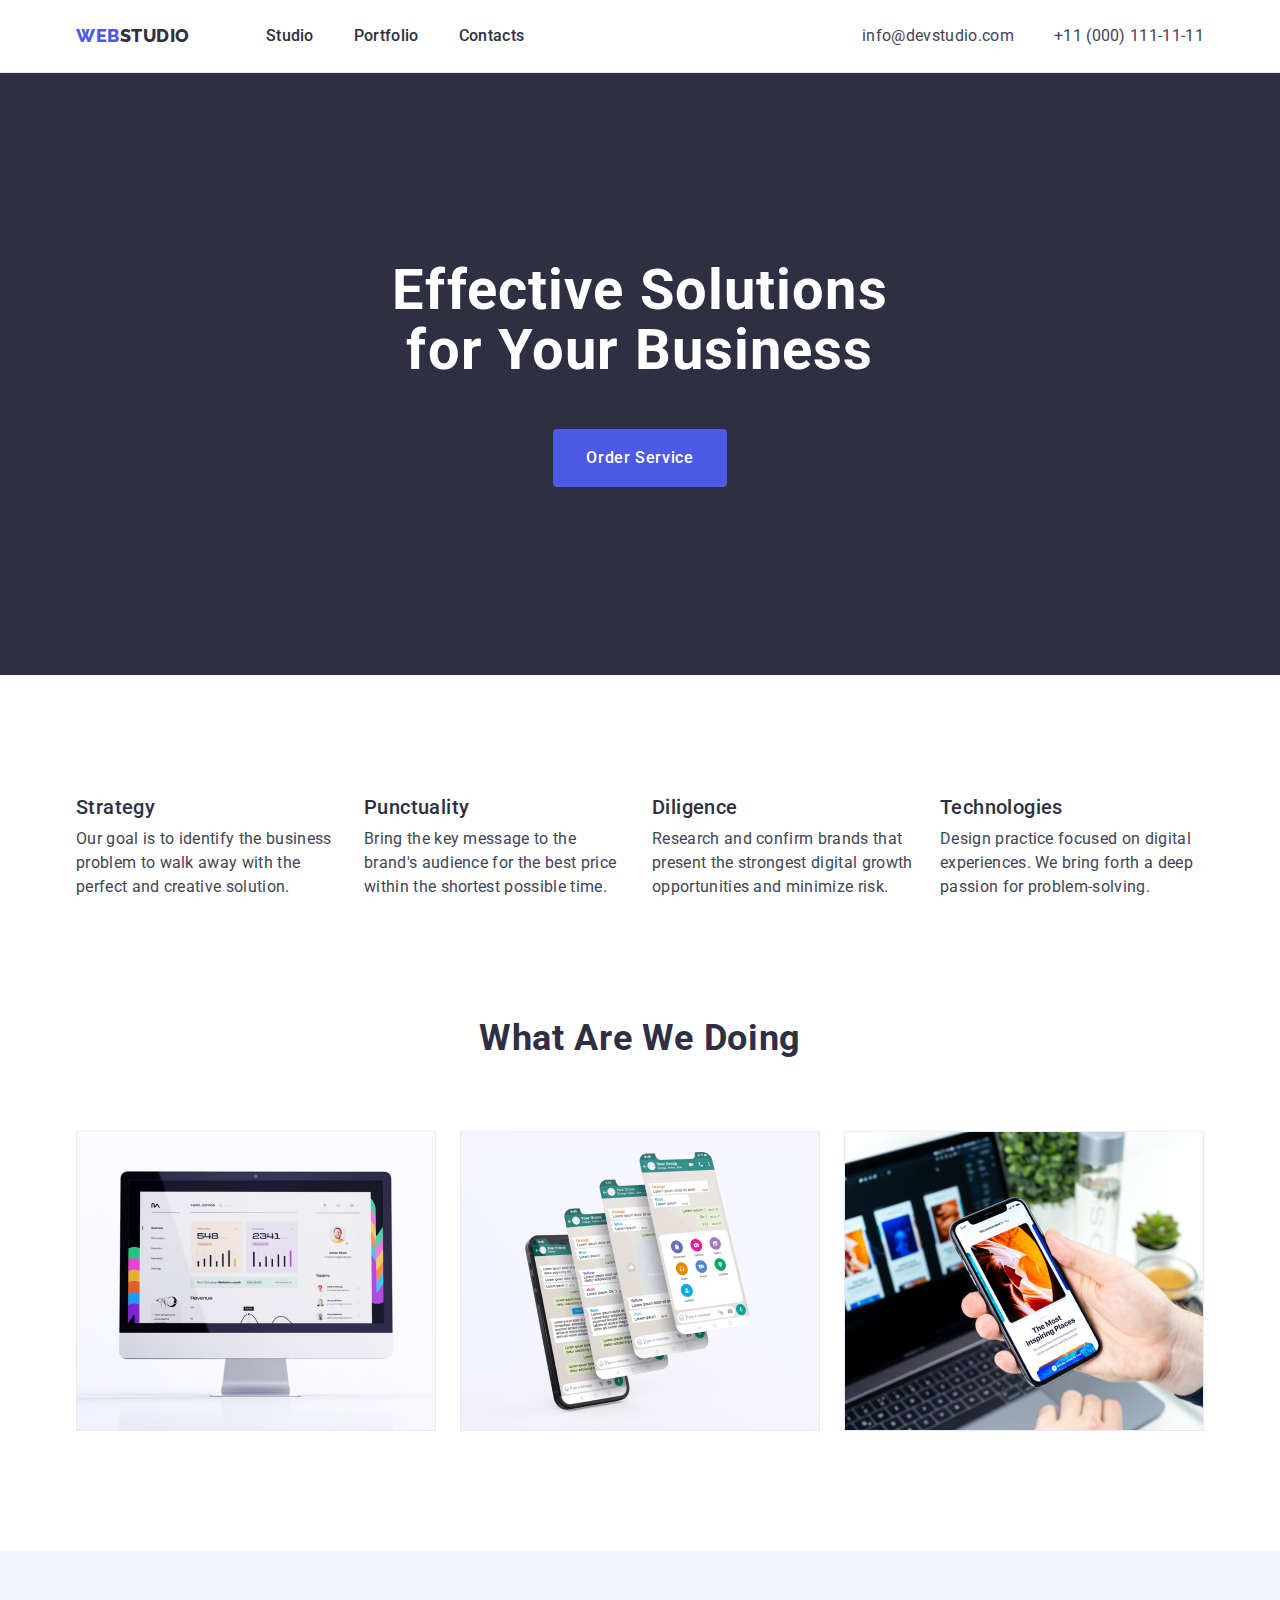
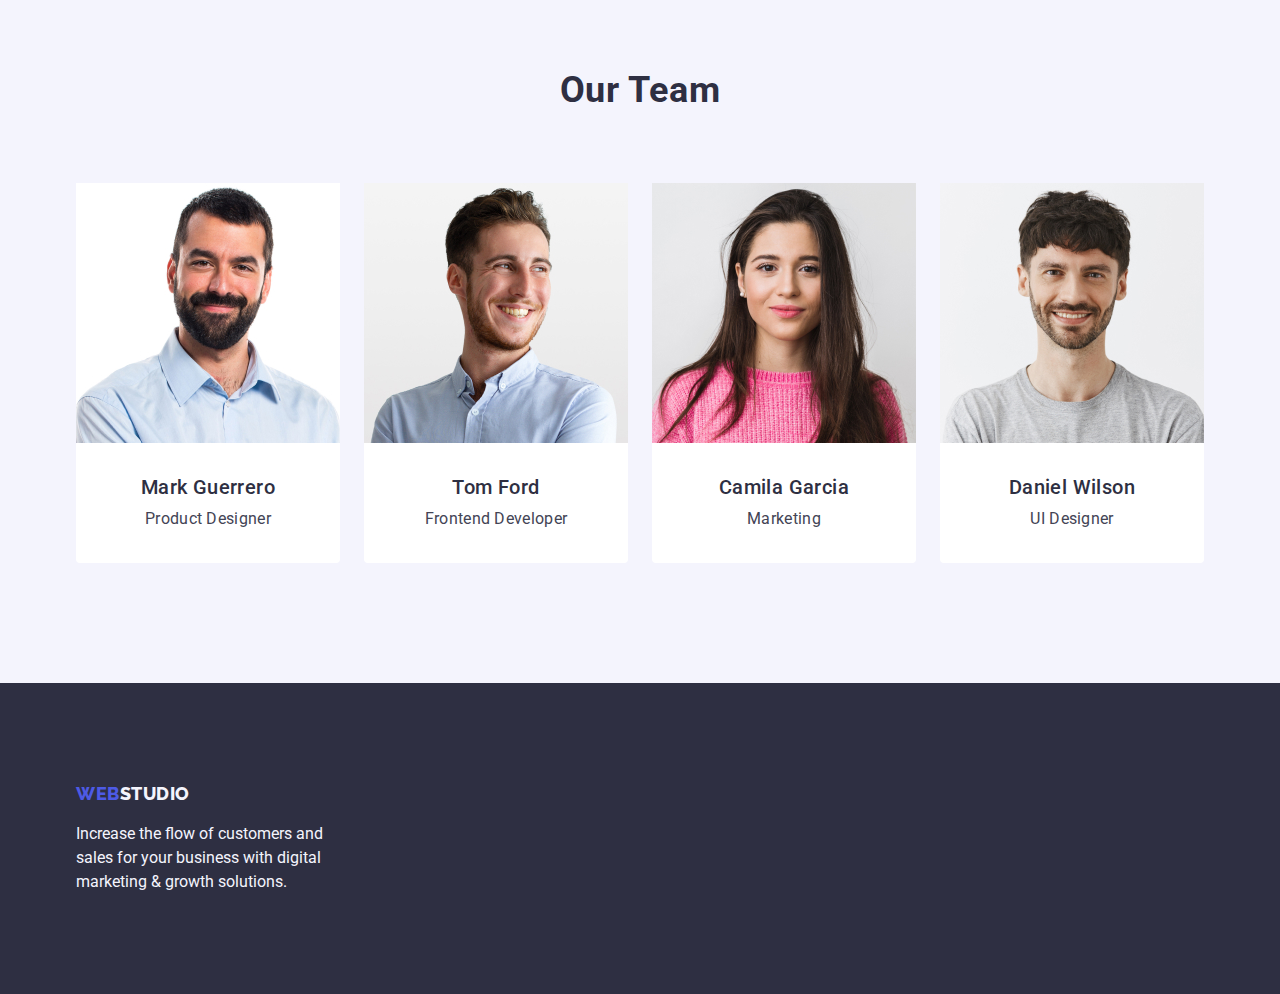
<file: index.html>
<!DOCTYPE html>
<html lang="en">

<head>
  <meta charset="UTF-8" />
  <meta http-equiv="X-UA-Compatible" content="IE=edge" />
  <meta name="viewport" content="width=device-width, initial-scale=1.0" />
  <title>Document</title>
  <link rel="preconnect" href="https://fonts.googleapis.com">
  <link rel="preconnect" href="https://fonts.gstatic.com" crossorigin>
  <link href="https://fonts.googleapis.com/css2?family=Raleway:wght@800&family=Roboto:wght@400;500;700;900&display=swap"
    rel="stylesheet">
  <link rel="stylesheet" href="https://cdnjs.cloudflare.com/ajax/libs/modern-normalize/1.1.0/modern-normalize.min.css">
  <link rel="stylesheet" href="./css/styles.css">
</head>

<body>
  <header class="page-header">
    <div class="container header-nav">
      <nav class="header-nav">
        <a href="./index.html" class="logo link">
          Web<span class="text-logo-header">Studio</span>
        </a>
        <ul class="site-nav list">
          <li class="item"><a href="./index.html" class="link">Studio</a></li>
          <li class="item"><a href="./portfolio.html" class="link">Portfolio</a></li>
          <li class="item"><a href="" class="link">Contacts</a></li>
        </ul>
      </nav>
      <address class="navigation-nav header-nav">
        <ul class="list navigation-nav ">
          <li class="item">
            <a href="mailto:info@devstudio.com" class="link">info@devstudio.com</a>
          </li>
          <li class="item">
            <a class="link" href="tel:+110001111111">+11 (000) 111-11-11</a>
          </li>
        </ul>
      </address>
    </div>
  </header>
  <main>
    <section class=" hero background-hero-title">
      <div class="container">
        <h1 class="hero-title">Effective Solutions for Your Business</h1>
        <button type="button" class="hero-button"> Order Service</button>
      </div>
    </section>
    <section class="section-subtitles">
    <div class="container">
        <h2 class="visually-hidden">Subtitles</h2>
        <ul class="text-paragraph list">
          <li class="item">
            <h3 class="subtitles">Strategy</h3>
            <p>
              Our goal is to identify the business problem to walk away with the
              perfect and creative solution.
            </p>
          </li>
          <li class="item">
            <h3 class="subtitles">Punctuality</h3>
            <p>
              Bring the key message to the brand's audience for the best price
              within the shortest possible time.
            </p>
          </li>
          <li class="item">
            <h3 class="subtitles">Diligence</h3>
            <p>
              Research and confirm brands that present the strongest digital
              growth opportunities and minimize risk.
            </p>
          </li>
          <li class="item">
            <h3 class="subtitles">Technologies</h3>
            <p class="text-paragraph">
              Design practice focused on digital experiences. We bring forth a
              deep passion for problem-solving.
            </p>
          </li>
        </ul>
    </div>
    </section>
    <section class="work-section">
      <div class="container">
        <h2 class="work-title">What are we doing</h2>
        <ul class="card-box-picture list">
          <li class="card-picture">
            <img src="./images/index/img1.jpg" alt="computer monitor" width="360" height="300" />
          </li>
          <li class="card-picture">
            <img src="./images/index/img2.jpg" alt="phone" width="360" height="300" />
          </li>
          <li class="card-picture">
            <img src="./images/index/img3.jpg" alt="interaction of the phone with the computer" width="360"
              height="300" />
          </li>
        </ul>
      </div>
    </section>
    <section class="time-section">
      <div class="container">
        <h2 class="time-title">Our Team</h2>
        <ul class=" card-box-photo list">
          <li class=" card-photo">
            <img src="./images/index/img4.jpg" alt="Mark Guerrero" width="264" height="260" />
            <div class="card-text-photo">
              <h3 class="subtitles">Mark Guerrero</h3>
              <p class="text-paragraph-photo">Product Designer</p>
            </div>
          </li>
          <li class=" card-photo ">
            <img src="./images/index/img5.jpg" alt="Tom Ford" width="264" height="260" />
            <div class="card-text-photo">
              <h3 class="subtitles">Tom Ford</h3>
              <p class="text-paragraph-photo">Frontend Developer</p>
            </div>
          </li>
          <li class=" card-photo">
            <img src="./images/index/img6.jpg" alt="Camila Garcia" width="264" height="260" />
            <div class="card-text-photo">
              <h3 class="subtitles">Camila Garcia</h3>
              <p class="text-paragraph-photo">Marketing</p>
            </div>
          </li>
          <li class=" card-photo">
            <img src="./images/index/img7.jpg" alt="Daniel Wilson" width="264" height="260" />
            <div class="card-text-photo">
              <h3 class="subtitles">Daniel Wilson</h3>
              <p class="text-paragraph-photo ">UI Designer</p>
            </div>
          </li>
        </ul>
      </div>
    </section>
  </main>
  <footer class="background-footer">
    <div class="container">
        <a href="./index.html" class="logo-footer link">
          Web<span class="text-logo-footer">Studio</span>
        </a>
        <p class="text-footer">
          Increase the flow of customers and
          sales for your business with digital
          marketing & growth solutions.
        </p>
    </div>
  </footer>
</body>
</html>
</file>
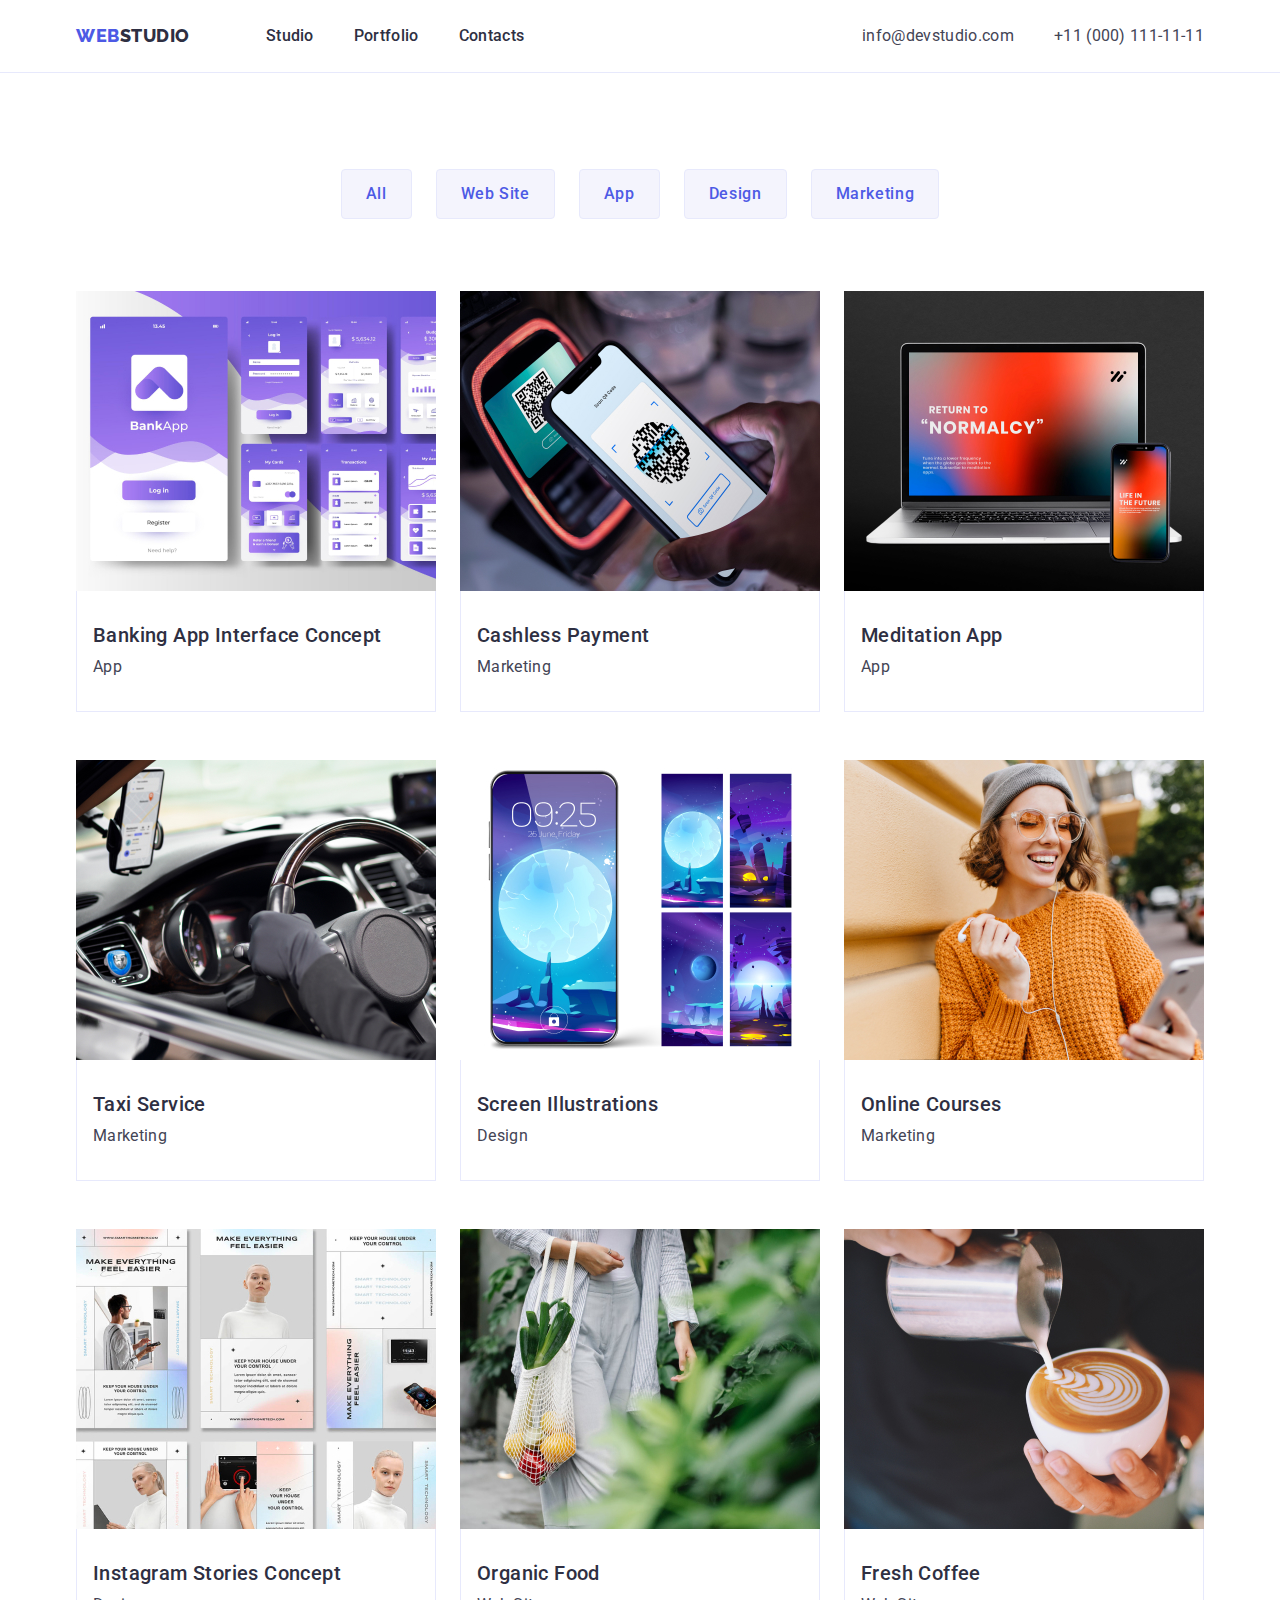
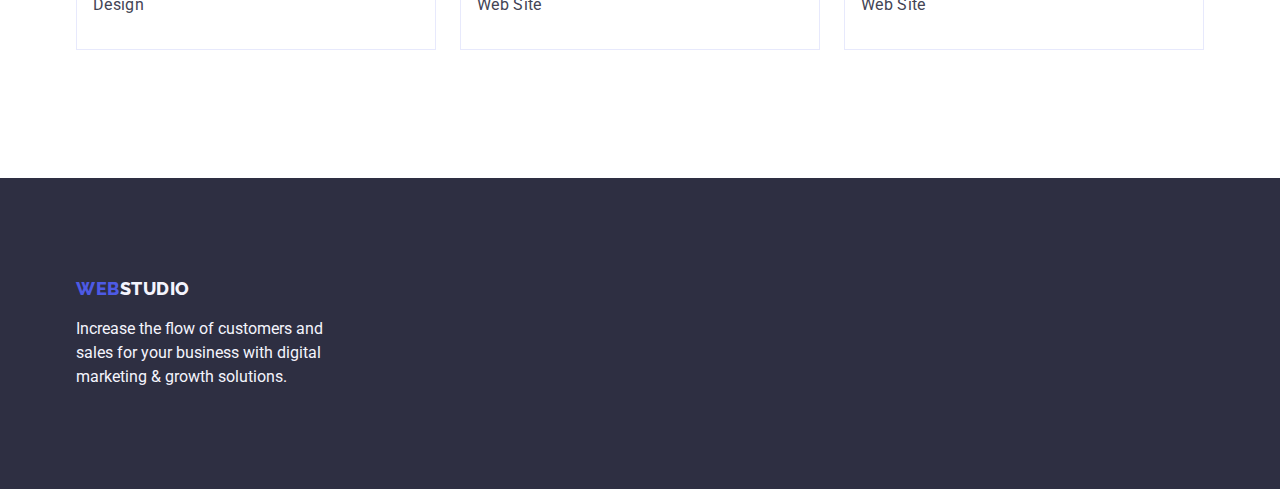
<file: portfolio.html>
<!DOCTYPE html>
<html lang="en">

<head>
  <meta charset="UTF-8" />
  <meta http-equiv="X-UA-Compatible" content="IE=edge" />
  <meta name="viewport" content="width=device-width, initial-scale=1.0" />
  <title>Document</title>
  <link rel="preconnect" href="https://fonts.googleapis.com" />
  <link rel="preconnect" href="https://fonts.gstatic.com" crossorigin />
  <link href="https://fonts.googleapis.com/css2?family=Raleway:wght@800&family=Roboto:wght@400;500;700;900&display=swap"
    rel="stylesheet" />
  <link rel="stylesheet"
    href="https://cdnjs.cloudflare.com/ajax/libs/modern-normalize/1.1.0/modern-normalize.min.css" />
  <link rel="stylesheet" href="./css/styles.css" />
</head>

<body>
  <header class="page-header">
    <div class="container header-nav">
      <nav class="header-nav">
        <a href="./index.html" class="logo link">
          Web<span class="text-logo-header">Studio</span>
        </a>
        <ul class="site-nav list">
          <li class="item"><a href="./index.html" class="link">Studio</a></li>
          <li class="item"><a href="./portfolio.html" class="link">Portfolio</a></li>
          <li class="item"><a href="" class="link">Contacts</a></li>
        </ul>
      </nav>
      <address class="navigation-nav header-nav">
        <ul class="list navigation-nav ">
          <li class="item">
            <a href="mailto:info@devstudio.com" class="link">info@devstudio.com</a>
          </li>
          <li class="item">
            <a class="link" href="tel:+110001111111">+11 (000) 111-11-11</a>
          </li>
        </ul>
      </address>
    </div>
  </header>
  <main class="subtitles">
    <section class="section-portfolio">
      <div class="container">
        <h1 class="visually-hidden">Portfolio</h1>
        <ul class="box list">
          <li class="item">
            <button type="button" class="button">All</button>
          </li>
          <li class="item">
            <button type="button" class="button">Web Site</button>
          </li>
          <li class="item">
            <button type="button" class="button">App</button>
          </li>
          <li class="item">
            <button type="button" class="button">Design</button>
          </li>
          <li class="item">
            <button type="button" class="button">Marketing</button>
          </li>
        </ul>
        <ul class=" card-box  list">
          <li class="card">
            <a href="" class="link">
              <img src="./images/portfolio/img1.jpg" alt="Interface Concept" width="360" height="300" />
              <div class="card-text">
                <h2 class="title">Banking App Interface Concept</h2>
                <p class="text-paragraph">App</p>
              </div>
            </a>
          </li>
          <li class="card">
            <a href="" class="link">
              <img src="./images/portfolio/img2.jpg" alt="Payment" width="360" height="300" />
              <div class="card-text">
                <h2 class="title">Cashless Payment</h2>
                <p class="text-paragraph">Marketing</p>
              </div>
            </a>
          </li>
          <li class="card">
            <a href="" class="link">
              <img src="./images/portfolio/img3.jpg" alt="Meditation App" width="360" height="300" />
              <div class="card-text">
                <h2 class="title">Meditation App</h2>
                <p class="text-paragraph">App</p>
              </div>
            </a>
          </li>

          <li class="card">
            <a href="" class="link">
              <img class="link" src="./images/portfolio/img4.jpg" alt="Taxi Service" width="360" height="300" />
              <div class="card-text">
                <h2 class="title">Taxi Service</h2>
                <p class="text-paragraph">Marketing</p>
              </div>
            </a>
          </li>
          <li class="card">
            <a href="" class="link">
              <img class="link" src="./images/portfolio/img5.jpg" alt="Screen Illustrations" width="360" height="300" />
              <div class="card-text">
                <h2 class="title">Screen Illustrations</h2>
                <p class="text-paragraph">Design</p>
              </div>
            </a>
          </li>

          <li class="card">
            <a href="" class="link">
              <img class="link" src="./images/portfolio/img6.jpg" alt="Online Courses" width="360" height="300" />
              <div class="card-text">
                <h2 class="title">Online Courses</h2>
                <p class="text-paragraph">Marketing</p>
              </div>
            </a>
          </li>
          <li class="card">
            <a href="" class="link">
              <img class="link" src="./images/portfolio/img7.jpg" alt="Instagram Stories" width="360" height="300" />
              <div class="card-text">
                <h2 class="title">Instagram Stories Concept</h2>
                <p class="text-paragraph">Design</p>
              </div>
            </a>
          </li>
          <li class="card">
            <a href="" class="link">
              <img class="link" src="./images/portfolio/img8.jpg" alt="Organic Food" width="360" height="300" />
              <div class="card-text">
                <h2 class="title">Organic Food</h2>
                <p class="text-paragraph">Web Site</p>
              </div>
            </a>
          </li>
          <li class="card">
            <a href="" class="link">
              <img class="link" src="./images/portfolio/img9.jpg" alt="Coffee" width="360" height="300" />
              <div class="card-text">
                <h2 class="title">Fresh Coffee</h2>
                <p class="text-paragraph">Web Site</p>
              </div>
            </a>
          </li>
        </ul>
      </div>
    </section>
  </main>
  <footer class="background-footer">
    <div class="container">
        <a href="./index.html" class="logo-footer link">
          Web<span class="text-logo-footer">Studio</span>
        </a>
        <p class="text-footer">
          Increase the flow of customers and
          sales for your business with digital
          marketing & growth solutions.
        </p>
    </div>
  </footer>
</body>

</html>
</file>
<file: css/styles.css>
html {
  box-sizing: border-box;
}

*,
*::before,
*::after {
  box-sizing: inherit;
}

:root {
  --color-NAVYBLU: #2e2f42;
  --color-IRIS: #4d5ae5;
  --color-SLATE: #434455;
  --color-Cloud: #f4f4fd;
  --color-WHITE: #ffffff;
  --color-OCEAN: #404bbf;
  --color-background: #ffffff;
  --color-background-hero: #2e2f42;
  --color-solid: #e7e9fc;
}

body {
  font-family: "Roboto", sans-serif;
  color: var(--color-SLATE);
  background-color: var(--color-background);
}

.container {
  width: 1158px;
  padding-left: 15px;
  padding-right: 15px;
  margin-left: auto;
  margin-right: auto;
}

.header-nav {
  display: flex;
  align-items: center;
}

.list {
  list-style: none;
  font-style: normal;
  padding: 0;
  margin: 0;
}

h1,
h2,
h3,
h4,
h5,
h6,
ul,
p {
  margin-top: 0;
  margin-bottom: 0;
}

img {
  display: block;
  max-width: 100%;
  height: auto;
}

.visually-hidden {
  position: absolute;
    white-space: nowrap;
    width: 1px;
    height: 1px;
    overflow: hidden;
    border: 0;
    padding: 0;
    clip: rect(0 0 0 0);
    clip-path: inset(50%);
    margin: -1px;
}
/*-----------------------------Шапка сайту---------------------------------------------*/
.page-header{
  border-bottom: 1px solid var(--color-solid);
}
.logo {
  text-decoration: none;
  color: var(--color-IRIS);
  font-family: "Raleway", sans-serif;
  font-style: normal;
  letter-spacing: 0.03em;
  text-transform: uppercase;
  font-weight: 800;
  font-size: 18px;
  line-height: 1.17;
  margin-right: 76px;
 
}

.text-logo-header {
  color: var(--color-NAVYBLU);
}

.site-nav {
  display: flex;
}

.site-nav .item+.item {
  margin-left: 40px;
}

.site-nav .link {
  text-decoration: none;
  color: var(--color-NAVYBLU);
  font-style: normal;
  letter-spacing: 0.02em;
  font-weight: 500;
  line-height: 1.5;
  font-size: 16px;
  display: block;
  padding-top: 24px;
  padding-bottom: 24px;

}

.link {
  text-decoration: none;
  font-style: normal;
}

.site-nav .link:hover,
.site-nav .link:focus {
  color: var(--color-OCEAN);
  text-decoration: none;
  font-style: normal;
}

.navigation-nav .link {
  text-decoration: none;
  color: var(--color-SLATE);
  letter-spacing: 0.02em;
  font-style: normal;
  line-height: 1.5;
  font-weight: 400;
  font-size: 16px;
  display: block;
  padding-top: 24px;
  padding-bottom: 24px;
 
}

.navigation-nav .link:hover,
.navigation-nav .link:focus {
  color: var(--color-OCEAN);
  text-decoration: none;
  font-style: normal;
}

.navigation-nav {
  text-decoration: none;
  font-style: normal;
  display: flex;
  margin-left: auto;
}

.navigation-nav .item+.item {
  padding-left: 40px;
}

/*---------------------------Секції---------------------------------------*/

.hero {
  text-align: center;
  padding-top: 188px;
  padding-bottom: 188px;
}

.hero-title {
  margin-bottom: 48px;
  font-style: normal;
  color: var(--color-WHITE);
  letter-spacing: 0.02em;
  font-size: 56px;
  line-height: 1.07;
  font-weight: 700;
  text-align: center;
  margin-left: auto;
  margin-right: auto;
  width: 496px;

}

.background-hero-title {
  background-color: var(--color-background-hero);
}

.hero-button {
  font-family: "Roboto", sans-serif;
  font-weight: 500;
  min-width: 169px;
  font-size: 16px;
  line-height: 1.5;
  letter-spacing: 0.04em;
  cursor: var(--color-WHITE);
  border-radius: 4px;
  border: 1px solid transparent;
  cursor: pointer;
  color: var(--color-WHITE);
  background-color: var(--color-IRIS);
  padding: 16px 32px;
  display: inline-block;
  text-align: center;
}

.hero-button:hover {
  background-color: var(--color-OCEAN);
}

.box {
  display: flex;
  justify-content: center;
  margin-bottom: 72px;
}

.box>.item+.item {
  margin-left: 24px;
}

.button {
  font-family: "Roboto", sans-serif;
  font-weight: 500;
  font-size: 16px;
  min-width: 69px;
  line-height: 1.5;
  letter-spacing: 0.04em;
  border-radius: 4px;
  cursor: pointer;
  color: var(--color-IRIS);
  background-color: var(--color-Cloud);
  padding: 12px 24px;
  display: inline-block;
  text-align: center;
  border: 1px solid var(--color-solid);

}

.button-pageone2 {
  font-family: "Roboto", sans-serif;
  min-width: 116px;
  font-size: 16px;
  height: 48px;
  line-height: 1.5;
  letter-spacing: 0.04em;
  cursor: var(--color-WHITE);
  border-radius: 4px;
  cursor: pointer;
  color: var(--color-IRIS);
  background-color: var(--color-Cloud);
  cursor: pointer;
}

.button-pageone3 {
  font-family: "Roboto", sans-serif;
  min-width: 78px;
  height: 48px;
  font-size: 16px;
  letter-spacing: 0.04em;
  cursor: var(--color-WHITE);
  border-radius: 4px;
  cursor: pointer;
  color: var(--color-IRIS);
  background-color: var(--color-Cloud);
  cursor: pointer;
}

.button-pageone4 {
  font-family: "Roboto", sans-serif;
  min-width: 101px;
  height: 48px;
  font-size: 16px;
  letter-spacing: 0.04em;
  cursor: var(--color-WHITE);
  border-radius: 4px;
  cursor: pointer;
  color: var(--color-IRIS);
  background-color: var(--color-Cloud);
  cursor: pointer;
}

.button-pageone5 {
  font-family: "Roboto", sans-serif;
  min-width: 126px;
  height: 48px;
  font-size: 16px;
  letter-spacing: 0.04em;
  cursor: var(--color-WHITE);
  border-radius: 4px;
  cursor: pointer;
  color: var(--color-IRIS);
  background-color: var(--color-Cloud);
  cursor: pointer;

}

.button:hover,
.button-pageone2:hover,
.button-pageone3:hover,
.button-pageone4:hover,
.button-pageone5:hover,
.button:focus,
.button-pageone2:focus,
.button-pageone3:focus,
.button-pageone4:focus,
.button-pageone5:focus {
  background-color: var(--color-OCEAN);
  color: var(--color-WHITE);
  border-color: transparent;
}

.images {
  background-color: var(--color-WHITE);
}

/*----------------------------------------Картинки з текстом---------------------------*/
.card-box {
  display: flex;
  flex-wrap: wrap;
  row-gap: 48px;
  column-gap: 24px;
}

.card-box>.card {
  flex-basis: calc((100% - 2*24px)/3);
  background-color: var(--color-WHITE);
}

.card-text {
  padding-left:16px;
  padding-top: 32px;
  padding-bottom: 32px;
  border: 1px solid var(--color-solid);
  border-top: none;
}

.img {
  display: block;
  max-width: 100%;
  height: auto;
}

/*------------------------- Фотографія з текстом*---------------------------------------*/

.card-box-photo {
  list-style: none;
  display: flex;
  column-gap: 24px;
}

.card-box-photo>.card-photo {
  background-color: var(--color-WHITE);
  border-radius: 0px 0px 4px 4px;
  flex-basis: calc((100% - 2*24px)/4);
}


.card-text-photo {
  text-align: center;
  padding: 32px;
}

/*------------------------------------картинки без тексту--------------------------------------------------*/
.card-box-picture {
  flex-basis: calc((100% - 2*24px)/3);
  list-style: none;
  display: flex;
  column-gap: 24px;
}

.card-box-picture>.card-picture {
  background-color: var(--color-WHITE);
}

.work-section {
  padding-bottom: 120px;
}

.time-section {
  padding-top: 120px;
  padding-bottom: 120px;
  background-color: var(--color-Cloud)
}

.section-portfolio {
  padding-top: 96px;
  padding-bottom: 120px;

}

.work-title,
.time-title {
  font-style: normal;
  color: var(--color-NAVYBLU);
  letter-spacing: 0.02em;
  text-transform: capitalize;
  text-align: center;
  background-color: var(--color-WHITE);
  font-weight: 700;
  font-size: 36px;
  line-height: 1.11;
  letter-spacing: 0.02em;
}

.time-title {
  margin-top: 0px;
  margin-bottom: 72px;
  background-color: var(--color-Cloud)
}

.work-title {
  margin-top: 0px;
  margin-bottom: 72px;

}

.title {
  letter-spacing: 0.02em;
  color: var(--color-NAVYBLU);
  font-weight: 500;
  font-size: 20px;
  line-height: 1.2;
  margin-bottom: 8px;
  border: 1px;
}

.section-subtitles {
  padding-top: 120px;
  padding-bottom: 120px;
}

.subtitles {
  font-style: normal;
  color: var(--color-NAVYBLU);
  letter-spacing: 0.02em;
  font-weight: 500;
  font-size: 20px;
  line-height: 1.2;
  letter-spacing: 0.02em;
  margin-bottom: 8px;
  margin-top: 0;
}

.text-paragraph {
  font-style: normal;
  color: var(--color-SLATE);
  letter-spacing: 0.02em;
  line-height: 1.5;
  font-size: 16px;
  font-weight: 400;
}

.text-paragraph {
  display: flex;


}

.text-paragraph .item {
  width: 264px;
}

.text-paragraph .item+.item {
  margin-left: 24px;
}

.text-paragraph-photo {
  font-style: normal;
  color: var(--color-SLATE);
  letter-spacing: 0.02em;
  line-height: 1.5;
  font-size: 16px;
  font-weight: 400;
}

/*----------------------------------------footer-----------------------------------------*/
.text-footer {
  font-style: normal;
  color: var(--color-Cloud);
  font-weight: 400;
  font-size: 16px;
  line-height: 1.5;
  margin-top: 17.5px;
  width: 264px;
}

.background-footer {
  background-color: var(--color-background-hero);
  padding-top: 100px;
  padding-bottom: 100px;
}

.text-logo-footer {
  color: var(--color-Cloud);  
}
.logo-footer{
  text-decoration: none;
  color: var(--color-IRIS);
  font-family: "Raleway", sans-serif;
  font-style: normal;
  letter-spacing: 0.03em;
  text-transform: uppercase;
  font-weight: 800;
  font-size: 18px;
  line-height: 1.17;
  margin:0px;
  padding:0px;
}
</file>
